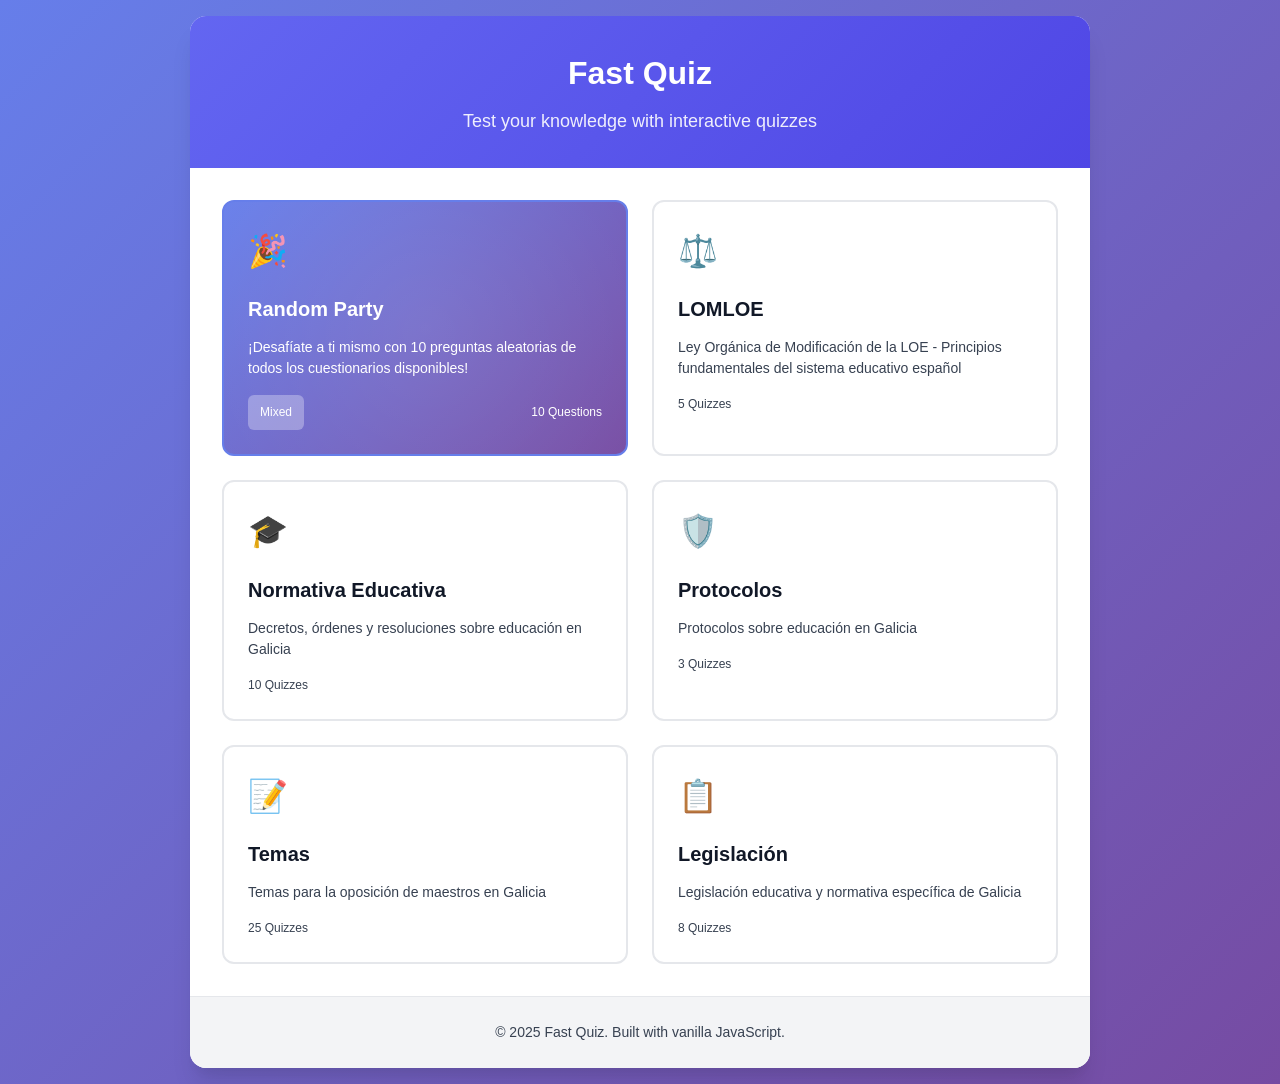
<file: index.html>
<!DOCTYPE html>
<html lang="en">
<head>
    <meta charset="UTF-8">
    <meta name="viewport" content="width=device-width, initial-scale=1.0">
    <meta name="description" content="Fast Quiz Application - Test your knowledge with interactive quizzes">
    <title>Fast Quiz - Choose Your Quiz</title>
    <link rel="stylesheet" href="css/styles.css">
</head>
<body>
    <div class="container">
        <header class="header">
            <h1 class="header__title">Fast Quiz</h1>
            <p class="header__subtitle">Test your knowledge with interactive quizzes</p>
        </header>

        <main class="main">
            <section class="quiz-grid" id="quizGrid">
                <div class="loading">Loading quizzes...</div>
            </section>
        </main>

        <footer class="footer">
            <p>&copy; 2025 Fast Quiz. Built with vanilla JavaScript.</p>
        </footer>
    </div>

    <script type="module" src="js/index.js"></script>
</body>
</html>
</file>
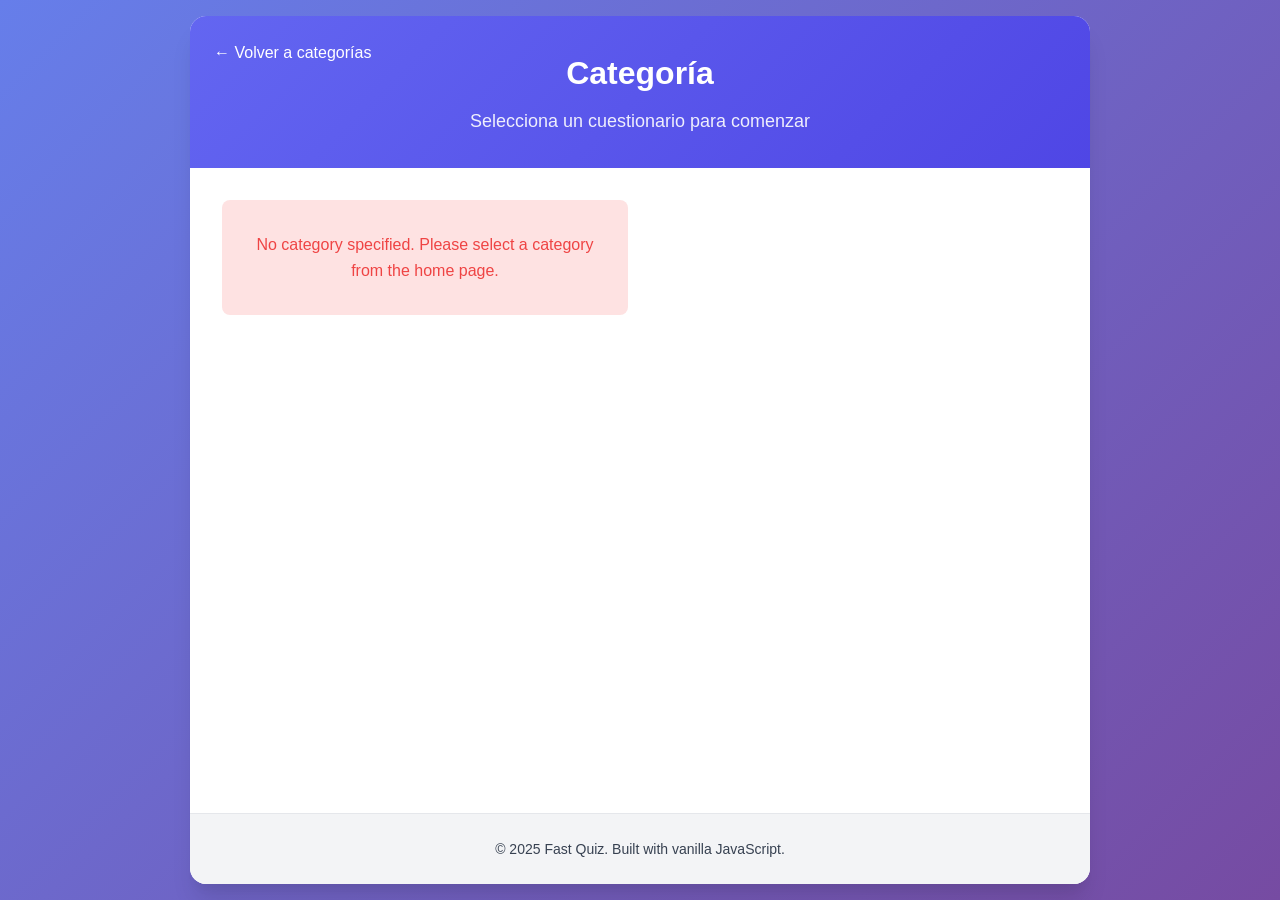
<file: category.html>
<!DOCTYPE html>
<html lang="en">
<head>
    <meta charset="UTF-8">
    <meta name="viewport" content="width=device-width, initial-scale=1.0">
    <meta name="description" content="Fast Quiz Application - Browse quizzes by category">
    <title>Vibe Quiz</title>
    <link rel="stylesheet" href="css/styles.css">
</head>
<body>
    <div class="container">
        <header class="header">
            <a href="index.html" class="header__back-link">← Volver a categorías</a>
            <h1 class="header__title" id="categoryTitle">Categoría</h1>
            <p class="header__subtitle" id="categoryDescription">Selecciona un cuestionario para comenzar</p>
        </header>

        <main class="main">
            <section class="quiz-grid" id="quizGrid">
                <div class="loading">Cargando cuestionarios...</div>
            </section>
        </main>

        <footer class="footer">
            <p>&copy; 2025 Fast Quiz. Built with vanilla JavaScript.</p>
        </footer>
    </div>

    <script type="module" src="js/category.js"></script>
</body>
</html>
</file>
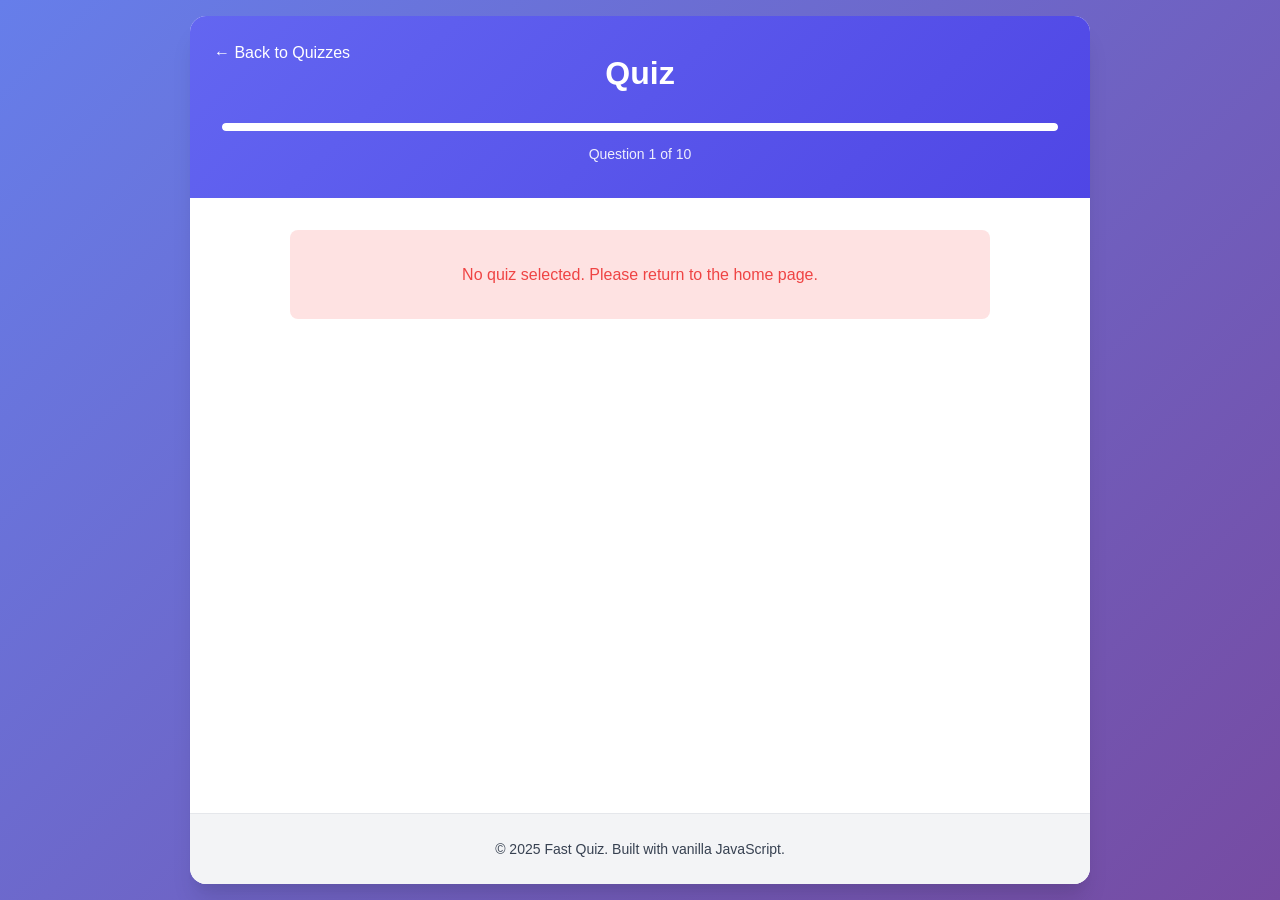
<file: quiz.html>
<!DOCTYPE html>
<html lang="en">
<head>
    <meta charset="UTF-8">
    <meta name="viewport" content="width=device-width, initial-scale=1.0">
    <meta name="description" content="Take a quiz and test your knowledge">
    <title>Fast Quiz - Take Quiz</title>
    <link rel="stylesheet" href="css/styles.css">
</head>
<body>
    <div class="container">
        <header class="header">
            <a href="index.html" class="back-link">&larr; Back to Quizzes</a>
            <h1 class="header__title" id="quizTitle">Quiz</h1>
            <div class="progress-bar">
                <div class="progress-bar__fill" id="progressBar"></div>
            </div>
            <p class="progress-text" id="progressText">Question 1 of 10</p>
        </header>

        <main class="main">
            <div id="quizContainer" class="quiz-container">
                <div class="loading">Loading quiz...</div>
            </div>

            <div id="resultsContainer" class="results-container" style="display: none;">
                <div class="results-card">
                    <h2 class="results__title">Quiz Complete!</h2>
                    <div class="results__score">
                        <span class="score-label">Your Score:</span>
                        <span class="score-value" id="finalScore">0/0</span>
                        <span class="score-percentage" id="scorePercentage">0%</span>
                    </div>
                    <div class="results__message" id="resultsMessage"></div>
                    <div class="results__actions">
                        <button class="btn btn--primary" id="retryBtn">Retry Quiz</button>
                        <a href="index.html" class="btn btn--secondary">Choose Another Quiz</a>
                    </div>
                </div>
            </div>
        </main>

        <footer class="footer">
            <p>&copy; 2025 Fast Quiz. Built with vanilla JavaScript.</p>
        </footer>
    </div>

    <script type="module" src="js/quiz.js"></script>
</body>
</html>
</file>
<file: css/styles.css>
/* ===================================
   CSS CUSTOM PROPERTIES (VARIABLES)
   =================================== */
:root {
    /* Color Palette */
    --color-primary: #6366f1;
    --color-primary-dark: #4f46e5;
    --color-primary-light: #818cf8;
    --color-success: #10b981;
    --color-error: #ef4444;
    --color-warning: #f59e0b;
    --color-neutral-100: #f3f4f6;
    --color-neutral-200: #e5e7eb;
    --color-neutral-300: #d1d5db;
    --color-neutral-700: #374151;
    --color-neutral-800: #1f2937;
    --color-neutral-900: #111827;
    --color-white: #ffffff;

    /* Typography */
    --font-family-base: -apple-system, BlinkMacSystemFont, 'Segoe UI', Roboto, 'Helvetica Neue', Arial, sans-serif;
    --font-size-xs: 0.75rem;
    --font-size-sm: 0.875rem;
    --font-size-base: 1rem;
    --font-size-lg: 1.125rem;
    --font-size-xl: 1.25rem;
    --font-size-2xl: 1.5rem;
    --font-size-3xl: 2rem;
    --font-weight-normal: 400;
    --font-weight-medium: 500;
    --font-weight-semibold: 600;
    --font-weight-bold: 700;

    /* Spacing */
    --spacing-xs: 0.5rem;
    --spacing-sm: 0.75rem;
    --spacing-md: 1rem;
    --spacing-lg: 1.5rem;
    --spacing-xl: 2rem;
    --spacing-2xl: 3rem;

    /* Border Radius */
    --radius-sm: 0.375rem;
    --radius-md: 0.5rem;
    --radius-lg: 0.75rem;
    --radius-xl: 1rem;

    /* Shadows */
    --shadow-sm: 0 1px 2px 0 rgba(0, 0, 0, 0.05);
    --shadow-md: 0 4px 6px -1px rgba(0, 0, 0, 0.1), 0 2px 4px -1px rgba(0, 0, 0, 0.06);
    --shadow-lg: 0 10px 15px -3px rgba(0, 0, 0, 0.1), 0 4px 6px -2px rgba(0, 0, 0, 0.05);
    --shadow-xl: 0 20px 25px -5px rgba(0, 0, 0, 0.1), 0 10px 10px -5px rgba(0, 0, 0, 0.04);

    /* Transitions */
    --transition-fast: 150ms ease-in-out;
    --transition-base: 250ms ease-in-out;
    --transition-slow: 350ms ease-in-out;
}

/* ===================================
   RESET & BASE STYLES
   =================================== */
*, *::before, *::after {
    box-sizing: border-box;
    margin: 0;
    padding: 0;
}

html {
    font-size: 16px;
    -webkit-font-smoothing: antialiased;
    -moz-osx-font-smoothing: grayscale;
}

body {
    font-family: var(--font-family-base);
    font-size: var(--font-size-base);
    line-height: 1.6;
    color: var(--color-neutral-800);
    background: linear-gradient(135deg, #667eea 0%, #764ba2 100%);
    min-height: 100vh;
    padding: var(--spacing-md);
}

/* ===================================
   LAYOUT
   =================================== */
.container {
    max-width: 900px;
    margin: 0 auto;
    background-color: var(--color-white);
    border-radius: var(--radius-xl);
    box-shadow: var(--shadow-xl);
    overflow: hidden;
    min-height: calc(100vh - 2rem);
    display: flex;
    flex-direction: column;
}

/* ===================================
   HEADER
   =================================== */
.header {
    background: linear-gradient(135deg, var(--color-primary) 0%, var(--color-primary-dark) 100%);
    color: var(--color-white);
    padding: var(--spacing-xl);
    text-align: center;
    position: relative;
}

.header__title {
    font-size: var(--font-size-3xl);
    font-weight: var(--font-weight-bold);
    margin-bottom: var(--spacing-xs);
}

.header__subtitle {
    font-size: var(--font-size-lg);
    opacity: 0.9;
    font-weight: var(--font-weight-normal);
}

.header__back-link,
.back-link {
    position: absolute;
    top: var(--spacing-lg);
    left: var(--spacing-lg);
    color: var(--color-white);
    text-decoration: none;
    font-size: var(--font-size-base);
    font-weight: var(--font-weight-medium);
    transition: opacity var(--transition-fast);
}

.header__back-link:hover,
.back-link:hover {
    opacity: 0.8;
}

/* Progress Bar */
.progress-bar {
    width: 100%;
    height: 8px;
    background-color: rgba(255, 255, 255, 0.3);
    border-radius: var(--radius-sm);
    overflow: hidden;
    margin-top: var(--spacing-lg);
}

.progress-bar__fill {
    height: 100%;
    background-color: var(--color-white);
    transition: width var(--transition-slow);
    border-radius: var(--radius-sm);
}

.progress-text {
    margin-top: var(--spacing-sm);
    font-size: var(--font-size-sm);
    opacity: 0.9;
}

/* ===================================
   MAIN CONTENT
   =================================== */
.main {
    flex: 1;
    padding: var(--spacing-xl);
}

/* ===================================
   QUIZ GRID (INDEX PAGE)
   =================================== */
.quiz-grid {
    display: grid;
    grid-template-columns: repeat(auto-fill, minmax(280px, 1fr));
    gap: var(--spacing-lg);
}

.quiz-card {
    background-color: var(--color-white);
    border: 2px solid var(--color-neutral-200);
    border-radius: var(--radius-lg);
    padding: var(--spacing-lg);
    cursor: pointer;
    transition: all var(--transition-base);
    text-decoration: none;
    color: inherit;
    display: block;
}

.quiz-card:hover {
    transform: translateY(-4px);
    box-shadow: var(--shadow-lg);
    border-color: var(--color-primary);
}

/* Cards with Quick Quiz actions */
.quiz-card--with-actions {
    padding: 0;
    overflow: hidden;
    display: flex;
    flex-direction: column;
}

.quiz-card--with-actions:hover {
    transform: translateY(-4px);
    box-shadow: var(--shadow-lg);
    border-color: var(--color-primary);
}

.quiz-card__main {
    padding: var(--spacing-lg);
    text-decoration: none;
    color: inherit;
    cursor: pointer;
    flex: 1;
    display: block;
}

.quiz-card__icon {
    font-size: var(--font-size-3xl);
    margin-bottom: var(--spacing-md);
}

.quiz-card__title {
    font-size: var(--font-size-xl);
    font-weight: var(--font-weight-semibold);
    margin-bottom: var(--spacing-sm);
    color: var(--color-neutral-900);
}

.quiz-card__description {
    font-size: var(--font-size-sm);
    color: var(--color-neutral-700);
    margin-bottom: var(--spacing-md);
    line-height: 1.5;
}

.quiz-card__meta {
    display: flex;
    justify-content: space-between;
    align-items: center;
    font-size: var(--font-size-xs);
    color: var(--color-neutral-700);
}

.quiz-card__difficulty {
    padding: var(--spacing-xs) var(--spacing-sm);
    border-radius: var(--radius-sm);
    font-weight: var(--font-weight-medium);
}

.quiz-card__difficulty--easy {
    background-color: #d1fae5;
    color: #065f46;
}

.quiz-card__difficulty--medium {
    background-color: #fef3c7;
    color: #92400e;
}

.quiz-card__difficulty--hard {
    background-color: #fee2e2;
    color: #991b1b;
}

/* Random Party Card - Special styling */
.quiz-card--random {
    background: linear-gradient(135deg, #667eea 0%, #764ba2 100%);
    border-color: #667eea;
    color: var(--color-white);
    position: relative;
    overflow: hidden;
}

.quiz-card--random::before {
    content: '';
    position: absolute;
    top: -50%;
    right: -50%;
    width: 200%;
    height: 200%;
    background: radial-gradient(circle, rgba(255,255,255,0.1) 0%, transparent 70%);
    animation: rotate 20s linear infinite;
}

.quiz-card--random:hover {
    transform: translateY(-4px) scale(1.02);
    box-shadow: 0 20px 40px rgba(102, 126, 234, 0.4);
    border-color: #667eea;
}

.quiz-card--random .quiz-card__title,
.quiz-card--random .quiz-card__description,
.quiz-card--random .quiz-card__meta {
    color: var(--color-white);
    position: relative;
    z-index: 1;
}

.quiz-card--random .quiz-card__difficulty {
    background-color: rgba(255, 255, 255, 0.3);
    color: var(--color-white);
}

@keyframes rotate {
    from {
        transform: rotate(0deg);
    }
    to {
        transform: rotate(360deg);
    }
}

/* Quick Quiz Section and Button */
.quiz-card__actions {
    border-top: 1px solid var(--color-neutral-200);
    padding: var(--spacing-md);
    background-color: var(--color-neutral-100);
    display: flex;
    flex-direction: column;
    gap: var(--spacing-sm);
}

.quick-quiz-btn {
    display: flex;
    align-items: center;
    justify-content: center;
    gap: var(--spacing-sm);
    width: 100%;
    padding: var(--spacing-sm) var(--spacing-md);
    background: linear-gradient(135deg, #f59e0b 0%, #d97706 100%);
    color: var(--color-white);
    text-decoration: none;
    border-radius: var(--radius-md);
    font-weight: var(--font-weight-semibold);
    transition: all var(--transition-fast);
    border: none;
    cursor: pointer;
}

.quick-quiz-btn:hover {
    background: linear-gradient(135deg, #d97706 0%, #b45309 100%);
    transform: scale(1.02);
    box-shadow: 0 2px 8px rgba(217, 119, 6, 0.3);
}

.quick-quiz-btn__icon {
    font-size: var(--font-size-lg);
    line-height: 1;
}

.quick-quiz-btn__text {
    font-size: var(--font-size-base);
}

.quick-quiz-btn__detail {
    font-size: var(--font-size-xs);
    opacity: 0.9;
    font-weight: var(--font-weight-normal);
}

/* Diagram Button */
.diagram-btn {
    display: flex;
    align-items: center;
    justify-content: center;
    gap: var(--spacing-sm);
    width: 100%;
    padding: var(--spacing-sm) var(--spacing-md);
    background: linear-gradient(135deg, #3b82f6 0%, #1d4ed8 100%);
    color: var(--color-white);
    text-decoration: none;
    border-radius: var(--radius-md);
    font-weight: var(--font-weight-semibold);
    transition: all var(--transition-fast);
}

.diagram-btn:hover {
    background: linear-gradient(135deg, #2563eb 0%, #1e40af 100%);
    transform: scale(1.02);
    box-shadow: 0 2px 8px rgba(29, 78, 216, 0.3);
}

.diagram-btn__icon {
    font-size: var(--font-size-lg);
    line-height: 1;
}

.diagram-btn__text {
    font-size: var(--font-size-base);
}

/* ===================================
   QUIZ CONTAINER (QUIZ PAGE)
   =================================== */
.quiz-container {
    max-width: 700px;
    margin: 0 auto;
}

.question-card {
    background-color: var(--color-white);
    border: 2px solid var(--color-neutral-200);
    border-radius: var(--radius-lg);
    padding: var(--spacing-xl);
    margin-bottom: var(--spacing-lg);
}

.question-card__number {
    font-size: var(--font-size-sm);
    font-weight: var(--font-weight-semibold);
    color: var(--color-primary);
    margin-bottom: var(--spacing-sm);
    text-transform: uppercase;
    letter-spacing: 0.5px;
}

.question-card__text {
    font-size: var(--font-size-xl);
    font-weight: var(--font-weight-semibold);
    color: var(--color-neutral-900);
    margin-bottom: var(--spacing-xl);
    line-height: 1.4;
}

.options-list {
    list-style: none;
    display: flex;
    flex-direction: column;
    gap: var(--spacing-md);
}

.option-item {
    position: relative;
}

.option-button {
    width: 100%;
    text-align: left;
    padding: var(--spacing-lg);
    border: 2px solid var(--color-neutral-300);
    background-color: var(--color-white);
    border-radius: var(--radius-md);
    font-size: var(--font-size-base);
    font-family: inherit;
    cursor: pointer;
    transition: all var(--transition-fast);
    font-weight: var(--font-weight-medium);
    color: var(--color-neutral-800);
}

.option-button:hover:not(:disabled) {
    border-color: var(--color-primary);
    background-color: var(--color-neutral-100);
    transform: translateX(4px);
}

.option-button:disabled {
    cursor: not-allowed;
}

.option-button.selected {
    border-color: var(--color-primary);
    background-color: var(--color-primary-light);
    color: var(--color-white);
}

.option-button.correct {
    border-color: var(--color-success);
    background-color: var(--color-success);
    color: var(--color-white);
}

.option-button.incorrect {
    border-color: var(--color-error);
    background-color: var(--color-error);
    color: var(--color-white);
}

.option-button.dimmed {
    opacity: 0.5;
}

/* Feedback Message */
.feedback {
    margin-top: var(--spacing-lg);
    padding: var(--spacing-lg);
    border-radius: var(--radius-md);
    font-size: var(--font-size-base);
    font-weight: var(--font-weight-medium);
    animation: slideIn var(--transition-base);
}

.feedback--correct {
    background-color: #d1fae5;
    color: #065f46;
    border: 2px solid var(--color-success);
}

.feedback--incorrect {
    background-color: #fee2e2;
    color: #991b1b;
    border: 2px solid var(--color-error);
}

.feedback__title {
    font-weight: var(--font-weight-bold);
    margin-bottom: var(--spacing-xs);
}

.feedback__explanation {
    font-size: var(--font-size-sm);
    opacity: 0.9;
}

/* Navigation Buttons */
.navigation {
    display: flex;
    justify-content: flex-end;
    margin-top: var(--spacing-xl);
}

/* ===================================
   RESULTS CONTAINER
   =================================== */
.results-container {
    max-width: 600px;
    margin: 0 auto;
}

.results-card {
    background-color: var(--color-white);
    border: 2px solid var(--color-neutral-200);
    border-radius: var(--radius-lg);
    padding: var(--spacing-2xl);
    text-align: center;
    animation: scaleIn var(--transition-slow);
}

.results__title {
    font-size: var(--font-size-3xl);
    font-weight: var(--font-weight-bold);
    color: var(--color-neutral-900);
    margin-bottom: var(--spacing-xl);
}

.results__score {
    display: flex;
    flex-direction: column;
    align-items: center;
    gap: var(--spacing-sm);
    margin-bottom: var(--spacing-xl);
    padding: var(--spacing-xl);
    background: linear-gradient(135deg, var(--color-primary-light) 0%, var(--color-primary) 100%);
    border-radius: var(--radius-lg);
    color: var(--color-white);
}

.score-label {
    font-size: var(--font-size-base);
    font-weight: var(--font-weight-medium);
    opacity: 0.9;
}

.score-value {
    font-size: 4rem;
    font-weight: var(--font-weight-bold);
    line-height: 1;
}

.score-percentage {
    font-size: var(--font-size-xl);
    font-weight: var(--font-weight-semibold);
}

.results__message {
    font-size: var(--font-size-lg);
    color: var(--color-neutral-700);
    margin-bottom: var(--spacing-xl);
    line-height: 1.6;
}

.results__actions {
    display: flex;
    gap: var(--spacing-md);
    justify-content: center;
    flex-wrap: wrap;
}

/* ===================================
   BUTTONS
   =================================== */
.btn {
    padding: var(--spacing-md) var(--spacing-xl);
    border: none;
    border-radius: var(--radius-md);
    font-size: var(--font-size-base);
    font-weight: var(--font-weight-semibold);
    font-family: inherit;
    cursor: pointer;
    transition: all var(--transition-fast);
    text-decoration: none;
    display: inline-block;
    text-align: center;
}

.btn--primary {
    background-color: var(--color-primary);
    color: var(--color-white);
}

.btn--primary:hover {
    background-color: var(--color-primary-dark);
    transform: translateY(-2px);
    box-shadow: var(--shadow-md);
}

.btn--secondary {
    background-color: var(--color-neutral-200);
    color: var(--color-neutral-800);
}

.btn--secondary:hover {
    background-color: var(--color-neutral-300);
    transform: translateY(-2px);
    box-shadow: var(--shadow-md);
}

.btn:disabled {
    opacity: 0.6;
    cursor: not-allowed;
    transform: none;
}

/* ===================================
   FOOTER
   =================================== */
.footer {
    padding: var(--spacing-lg);
    text-align: center;
    font-size: var(--font-size-sm);
    color: var(--color-neutral-700);
    background-color: var(--color-neutral-100);
    border-top: 1px solid var(--color-neutral-200);
}

/* ===================================
   UTILITY CLASSES
   =================================== */
.loading {
    text-align: center;
    padding: var(--spacing-2xl);
    color: var(--color-neutral-700);
    font-size: var(--font-size-lg);
}

.error {
    text-align: center;
    padding: var(--spacing-xl);
    color: var(--color-error);
    background-color: #fee2e2;
    border-radius: var(--radius-md);
    font-weight: var(--font-weight-medium);
}

/* ===================================
   ANIMATIONS
   =================================== */
@keyframes slideIn {
    from {
        opacity: 0;
        transform: translateY(-10px);
    }
    to {
        opacity: 1;
        transform: translateY(0);
    }
}

@keyframes scaleIn {
    from {
        opacity: 0;
        transform: scale(0.95);
    }
    to {
        opacity: 1;
        transform: scale(1);
    }
}

/* ===================================
   RESPONSIVE DESIGN
   =================================== */
@media (max-width: 640px) {
    :root {
        --font-size-3xl: 1.75rem;
        --font-size-2xl: 1.375rem;
    }

    body {
        padding: 0;
    }

    .container {
        border-radius: 0;
        min-height: 100vh;
    }

    .header {
        padding: var(--spacing-lg);
    }

    .main {
        padding: var(--spacing-lg);
    }

    .quiz-grid {
        grid-template-columns: 1fr;
    }

    .question-card {
        padding: var(--spacing-lg);
    }

    .results-card {
        padding: var(--spacing-xl);
    }

    .score-value {
        font-size: 3rem;
    }

    .results__actions {
        flex-direction: column;
        width: 100%;
    }

    .btn {
        width: 100%;
    }

    /* Quick Quiz button on mobile */
    .quick-quiz-btn {
        flex-direction: column;
        gap: var(--spacing-xs);
        padding: var(--spacing-sm) var(--spacing-md);
    }

    .quick-quiz-btn__detail {
        font-size: 0.7rem;
    }
}

@media (prefers-reduced-motion: reduce) {
    *,
    *::before,
    *::after {
        animation-duration: 0.01ms !important;
        animation-iteration-count: 1 !important;
        transition-duration: 0.01ms !important;
    }
}
</file>
